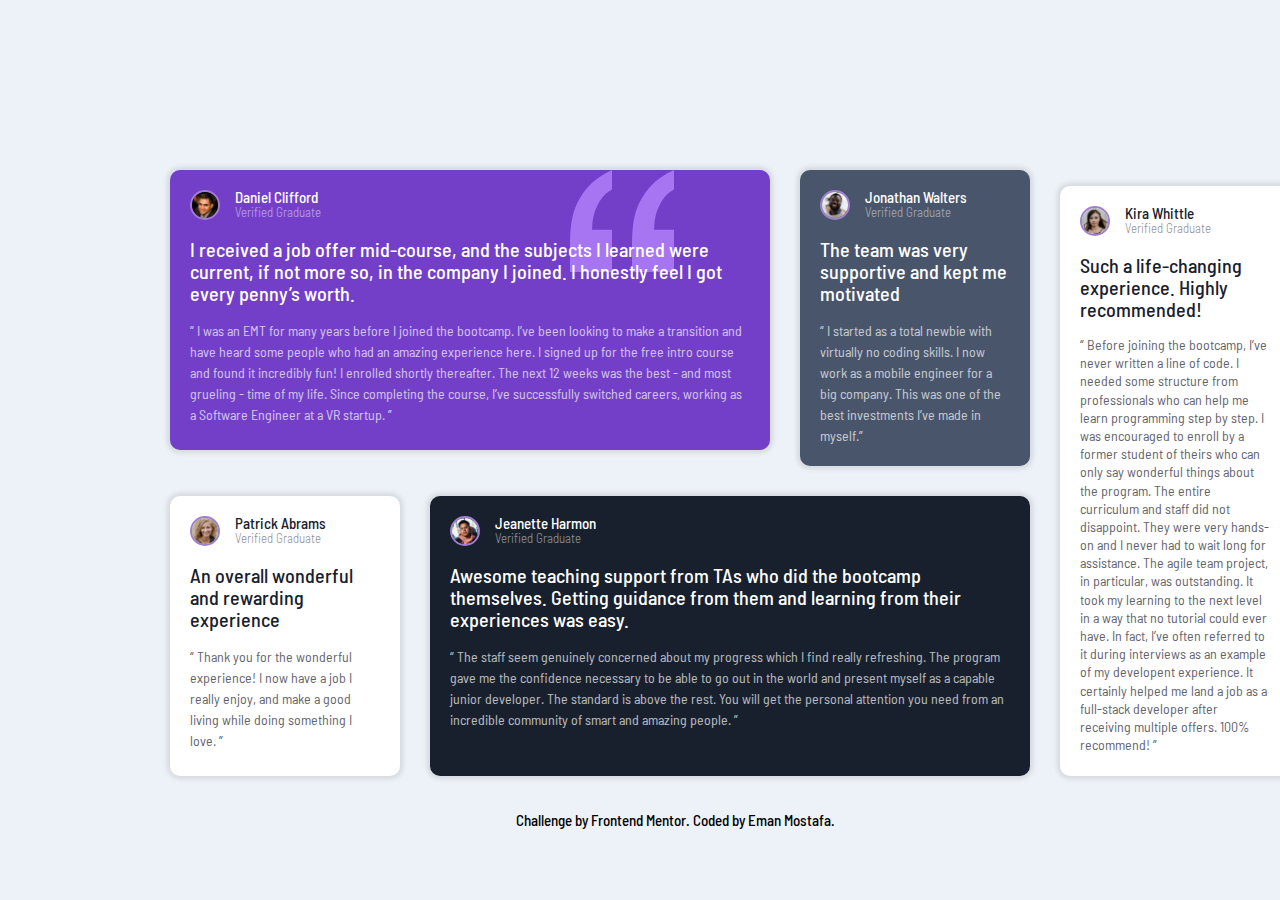
<file: index.html>
<!DOCTYPE html>
<html lang="en">
<head>
    <meta charset="UTF-8">
    <meta http-equiv="X-UA-Compatible" content="IE=edge">
    <meta name="viewport" content="width=device-width, initial-scale=1.0">
    <title>First</title>
    <link rel="stylesheet" href="./css.css">
    <link rel="stylesheet" href="./reset.css">

</head>
<body>
    
    <div class="container">
        <div class="container_content">
            <div class="denialcontainer">
                <img src="./images/image-daniel.jpg" alt="denialimg" class="denialimg">
                <p class="denialname"> Daniel Clifford </p><br>
                <p class="denialdata">Verified Graduate</p>
                <br>
                <br>
                <p class="denialwords">I received a job offer mid-course, and the subjects I learned were current, if not more so,
                    in the company I joined. I honestly feel I got every penny’s worth.</p>
                <br>
                <p class="denialwords2">  “ I was an EMT for many years before I joined the bootcamp.
                      I’ve been looking to make a transition and have heard some people who had an amazing experience here.
                       I signed up for the free intro course and found it incredibly fun! I enrolled shortly thereafter. 
                       The next 12 weeks was the best - and most grueling - time of my life. Since completing the course,
                     I’ve successfully switched careers, working as a Software Engineer at a VR startup. ” </p>
            </div>
            
            <div class="jonathancontainer">
                <img src="./images/image-jonathan.jpg" alt="jonathanimg" class="jonathanimg">
                <p class="jonathanname">Jonathan Walters </p><br>
                <p class="jonathandata">Verified Graduate</p>
                <br>
                <br>
                <p class="jonathanwords"> The team was very supportive and kept me motivated </p>
                <br>
                <p class="jonathanwords2">  “ I started as a total newbie with virtually no coding skills.
                        I now work as a mobile engineer for a big company.
                        This was one of the best investments I’ve made in myself.” </p>
            </div>


            
            <div class="jeanettecontainer">
                <img src="./images/image-jeanette.jpg" alt="jeanetteimg" class="jeanetteimg">
                <p class="jeanettename">Patrick Abrams </p><br>
                <p class="jeanettedata">Verified Graduate</p>
                <br>
                <br>

                <p class="jeanettewords"> An overall wonderful and rewarding experience</p>
                <br>
                <p class="jeanettewords2">“ Thank you for the wonderful experience! I now have a job I really enjoy, 
                    and make a good living while doing something I love. ”</p>
            </div>



            <div class="patrickcontainer">
                <img src="./images/image-patrick.jpg" alt="patrickimg" class="patrickimg">
                <p class="patrickname">Jeanette Harmon </p><br>
                <p class="patrickdata">Verified Graduate</p>
                <br>
                <br>
                <p class="patrickwords"> Awesome teaching support from TAs who did the bootcamp themselves. 
                    Getting guidance from them and learning from their experiences was easy. 
                    </p>
                    <br>
                    <p class="patrickwords2">“ The staff seem genuinely concerned about my progress which I find really refreshing.
                        The program gave me the confidence necessary to be able to go out in the world and present
                         myself as a capable junior developer. The standard is above the rest.
                        You will get the personal attention you need from an incredible community of smart and amazing people. ”</p>
            </div>



            <div class="kiracontainer">
                <img src="./images/image-kira.jpg" alt="kiraimg" class="kiraimg">
                <p class="kiraname">Kira Whittle </p> <br>
                <p class="kiradata">Verified Graduate</p>
                <br>
                <br>
                <p class="kirawords"> Such a life-changing experience. Highly recommended!  </p>
                <br>
                <p class="kirawords2">“ Before joining the bootcamp, I’ve never written a line of code.
                    I needed some structure from professionals who can help me learn programming step by step.
                     I was encouraged to enroll by a former student of theirs who can only say wonderful things about the program. 
                     The entire curriculum and staff did not disappoint. They were very hands-on and I never had to wait long for assistance. 
                     The agile team project, in particular, was outstanding. It took my learning to the next level in a way that no tutorial could ever have. 
                     In fact, I’ve often referred to it during interviews as an example of my developent experience.
                    It certainly helped me land a job as a full-stack developer after receiving multiple offers. 100% recommend! ”</p>
            </div>

        </div>
        <div class="mydata">
            <p class="data">Challenge by Frontend Mentor. Coded by Eman Mostafa.</p>
        </div>
        
    </div>
   
</body>
</html>
</file>
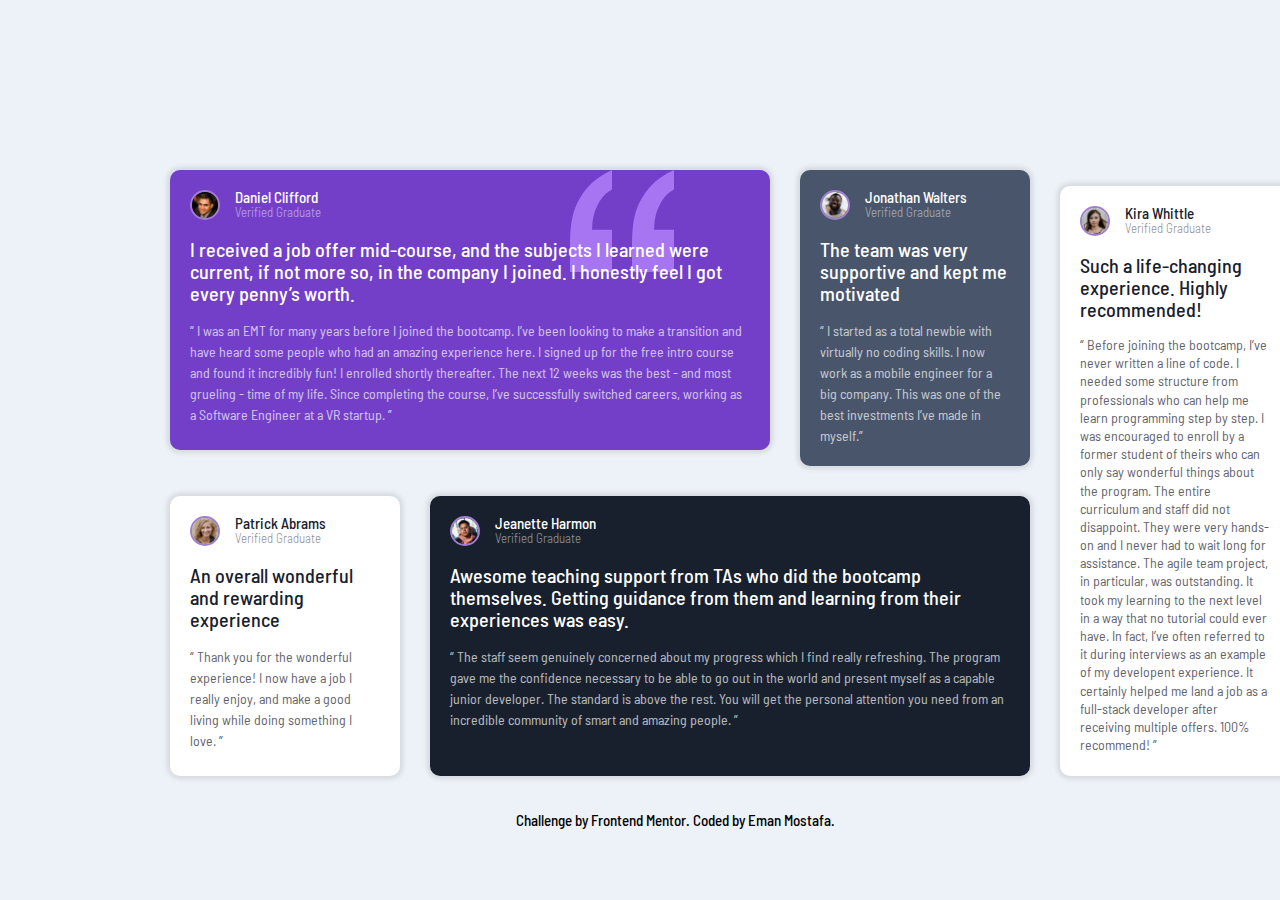
<file: html.html>
<!DOCTYPE html>
<html lang="en">
<head>
    <meta charset="UTF-8">
    <meta http-equiv="X-UA-Compatible" content="IE=edge">
    <meta name="viewport" content="width=device-width, initial-scale=1.0">
    <title>First</title>
    <link rel="stylesheet" href="./css.css">
    <link rel="stylesheet" href="./reset.css">

</head>
<body>
    
    <div class="container">
        <div class="container_content">
            <div class="denialcontainer">
                <img src="./images/image-daniel.jpg" alt="denialimg" class="denialimg">
                <p class="denialname"> Daniel Clifford </p><br>
                <p class="denialdata">Verified Graduate</p>
                <br>
                <br>
                <p class="denialwords">I received a job offer mid-course, and the subjects I learned were current, if not more so,
                    in the company I joined. I honestly feel I got every penny’s worth.</p>
                <br>
                <p class="denialwords2">  “ I was an EMT for many years before I joined the bootcamp.
                      I’ve been looking to make a transition and have heard some people who had an amazing experience here.
                       I signed up for the free intro course and found it incredibly fun! I enrolled shortly thereafter. 
                       The next 12 weeks was the best - and most grueling - time of my life. Since completing the course,
                     I’ve successfully switched careers, working as a Software Engineer at a VR startup. ” </p>
            </div>
            
            <div class="jonathancontainer">
                <img src="./images/image-jonathan.jpg" alt="jonathanimg" class="jonathanimg">
                <p class="jonathanname">Jonathan Walters </p><br>
                <p class="jonathandata">Verified Graduate</p>
                <br>
                <br>
                <p class="jonathanwords"> The team was very supportive and kept me motivated </p>
                <br>
                <p class="jonathanwords2">  “ I started as a total newbie with virtually no coding skills.
                        I now work as a mobile engineer for a big company.
                        This was one of the best investments I’ve made in myself.” </p>
            </div>


            
            <div class="jeanettecontainer">
                <img src="./images/image-jeanette.jpg" alt="jeanetteimg" class="jeanetteimg">
                <p class="jeanettename">Patrick Abrams </p><br>
                <p class="jeanettedata">Verified Graduate</p>
                <br>
                <br>

                <p class="jeanettewords"> An overall wonderful and rewarding experience</p>
                <br>
                <p class="jeanettewords2">“ Thank you for the wonderful experience! I now have a job I really enjoy, 
                    and make a good living while doing something I love. ”</p>
            </div>



            <div class="patrickcontainer">
                <img src="./images/image-patrick.jpg" alt="patrickimg" class="patrickimg">
                <p class="patrickname">Jeanette Harmon </p><br>
                <p class="patrickdata">Verified Graduate</p>
                <br>
                <br>
                <p class="patrickwords"> Awesome teaching support from TAs who did the bootcamp themselves. 
                    Getting guidance from them and learning from their experiences was easy. 
                    </p>
                    <br>
                    <p class="patrickwords2">“ The staff seem genuinely concerned about my progress which I find really refreshing.
                        The program gave me the confidence necessary to be able to go out in the world and present
                         myself as a capable junior developer. The standard is above the rest.
                        You will get the personal attention you need from an incredible community of smart and amazing people. ”</p>
            </div>



            <div class="kiracontainer">
                <img src="./images/image-kira.jpg" alt="kiraimg" class="kiraimg">
                <p class="kiraname">Kira Whittle </p> <br>
                <p class="kiradata">Verified Graduate</p>
                <br>
                <br>
                <p class="kirawords"> Such a life-changing experience. Highly recommended!  </p>
                <br>
                <p class="kirawords2">“ Before joining the bootcamp, I’ve never written a line of code.
                    I needed some structure from professionals who can help me learn programming step by step.
                     I was encouraged to enroll by a former student of theirs who can only say wonderful things about the program. 
                     The entire curriculum and staff did not disappoint. They were very hands-on and I never had to wait long for assistance. 
                     The agile team project, in particular, was outstanding. It took my learning to the next level in a way that no tutorial could ever have. 
                     In fact, I’ve often referred to it during interviews as an example of my developent experience.
                    It certainly helped me land a job as a full-stack developer after receiving multiple offers. 100% recommend! ”</p>
            </div>

        </div>
        <div class="mydata">
            <p class="data">Challenge by Frontend Mentor. Coded by Eman Mostafa.</p>
        </div>
    </div>
   
</body>
</html>
</file>
<file: css.css>
@import url('https://fonts.googleapis.com/css2?family=Barlow+Semi+Condensed:wght@400;500;700&display=swap');

* {
    box-sizing: border-box;

}


.container {
    font-family: 'Barlow Semi Condensed' , sans-serif;
    /* justify-content: center;
    align-items: center; */
    padding: 20px;
    background-color: #EDF2F8;
    min-height: 100vh;
}


.denialcontainer {
    display: table;
    background-color: #733FC8;
    margin: 150px 0px 0px 150px;
    padding: 20px;
    width: 600px;
    height: 280px;
    border-radius: 10px;
    box-shadow: 0 0 5px 3px  rgba(0,0,0,.1);
    background-image: url(./images/bg-pattern-quotation.svg);
    background-position: top right;
    background-repeat: no-repeat;
    background-position-x: 400px;
}

.denialimg {
    border-radius: 50%;
    float: left;
    margin-right: 15px;
    width: 30px;
    height: 30px;
    border-image: 2px;
    border: 2px solid #A17ED0;

}

.denialname {
    color: white;
    font-weight: 500;
    font-size: 15px;
    float:left ;
    margin: 0px;
}

.denialdata {
    color: white;
    float: left;
    opacity: 50%;
    font-weight: 300;
    font-size: 13px;
    margin: 0px;
    
    
}



.denialwords{
    float: initial;
    margin: 0px;
    padding: 0px;
    color: white;
    font-family: 'Barlow Semi Condensed' , sans-serif;
    font-size: 20px;
    font-weight: 500;
    padding-left: 0px;
    line-height: 1.1;

}


.denialwords2{
    float: initial;
    margin: 0px;
    padding: 0px;
    color: white;
    opacity: 70%;
    font-size: 14px;
    line-height: 1.5;

}

.jonathancontainer {
    display: table;
    background-color: #49556B;
    margin: -280px 0px 0px 780px;
    padding: 20px;
    width: 230px;
    height: 280px;
    border-radius: 10px;
    box-shadow: 0 0 5px 3px  rgba(0,0,0,.1);

    
}

.jonathanimg {
    border-radius: 50%;
    border-color: white;
    float: left ;
    margin-right: 15px;
    width: 30px;
    height: 30px;
    border: 2px solid #A17ED0;

}


.jonathanname {
    color: white;
    font-weight: 500;
    font-size: 15px;
    float:left ;
    margin: 0px;
}

.jonathandata {
    color: white;
    float: left;
    opacity: 50%;
    font-weight: 300;
    font-size: 13px;
    margin: 0px;
    
    
}

.jonathanwords{
    float: initial;
    margin: 0px;
    padding: 0px;
    color: white;
    font-family: 'Barlow Semi Condensed' , sans-serif;
    font-size: 20px;
    font-weight: 500;
    padding-left: 0px;
    line-height: 1.1;

}

.jonathanwords2{
    float: initial;
    margin: 0px;
    padding: 0px;
    color: white;
    opacity: 70%;
    font-size: 14px;
    line-height: 1.5;



}



.kiracontainer {
    display: table;
    background-color: white;
    margin: -590px 0px 0px 1040px;
    padding: 20px;
    width: 230px;
    height: 590px;
    border-radius: 10px;
    box-shadow: 0 0 5px 3px  rgba(0,0,0,.1);

}

.kiraimg {
    border-radius: 50%;
    border-color: #18202D;
    float: left;
    margin-right: 15px;
    width: 30px;
    height: 30px;
    border: 2px solid #A17ED0;

}

.kiraname {
    color: #18202D;
    font-weight: 500;
    font-size: 15px;
    float:left ;
    margin: 0px;
}

.kiradata {
    color: #18202D;
    float: left;
    opacity: 50%;
    font-weight: 300;
    font-size: 13px;
    margin: 0px;
    
    
}

.kirawords{
    float: initial;
    margin: 0px;
    padding: 0px;
    color: #18202D;
    font-family: 'Barlow Semi Condensed' , sans-serif;
    font-size: 20px;
    font-weight: 500;
    padding-left: 0px;
    line-height: 1.1;

}

.kirawords2{
    float: initial;
    margin: 0px;
    padding: 0px;
    color: #18202D;
    opacity: 70%;
    font-size: 14px;
    line-height: 1.3;

}



.jeanettecontainer {
    display: table;
    background-color: #FFFFFF;
    margin: 30px 0px 0px 150px;
    padding: 20px;
    width: 230px;
    height: 280px;
    border-radius: 10px;
    box-shadow: 0 0 5px 3px  rgba(0,0,0,.1);

    
}

.jeanetteimg {
    border-radius: 50%;
    border-color: white;
    float: left ;
    margin-right: 15px;
    width: 30px;
    height: 30px;
    border: 2px solid #A17ED0;

    
}


.jeanettename {
    color: #18202D;
    font-weight: 500;
    font-size: 15px;
    float:left ;
    margin: 0px;
}

.jeanettedata {
    color: #18202D;
    float: left;
    opacity: 50%;
    font-weight: 300;
    font-size: 13px;
    margin: 0px;
    
    
}

.jeanettewords{
    float: initial;
    margin: 0px;
    padding: 0px;
    color: #18202D;
    font-family: 'Barlow Semi Condensed' , sans-serif;
    font-size: 20px;
    font-weight: 500;
    padding-left: 0px;
    line-height: 1.1;

}

.jeanettewords2{
    float: initial;
    margin: 0px;
    padding: 0px;
    color: #18202D;
    opacity: 70%;
    font-size: 14px;
    line-height: 1.5;



}



.patrickcontainer {
    display: table;
    background-color: #18202D;
    margin: -280px 0px 0px 410px;
    padding: 20px;
    width: 600px;
    height: 280px;
    border-radius: 10px;
    box-shadow: 0 0 5px 3px  rgba(0,0,0,.1);
}

.patrickimg {
    border-radius: 50%;
    border-color: white;
    float: left;
    margin-right: 15px;
    width: 30px;
    height: 30px;
    border: 2px solid #A17ED0;

}

.patrickname {
    color: white;
    font-weight: 500;
    font-size: 15px;
    float:left ;
    margin: 0px;
}

.patrickdata {
    color: white;
    float: left;
    opacity: 50%;
    font-weight: 300;
    font-size: 13px;
    margin: 0px;
    
    
}

.patrickwords{
    float: initial;
    margin: 0px;
    padding: 0px;
    color: white;
    font-family: 'Barlow Semi Condensed' , sans-serif;
    font-size: 20px;
    font-weight: 500;
    padding-left: 0px;
    line-height: 1.1;

}

.patrickwords2{
    float: initial;
    margin: 0px;
    padding: 0px;
    color: white;
    opacity: 70%;
    font-size: 14px;
    line-height: 1.5;

}

.mydata {
    justify-content: center;
    align-items: center;
    margin-left: 40%;
    margin-top: 3%;
    font-size: 15px;
    font-weight: 500;
}



@media ( max-width:375px){

    .container{
        flex-direction: column-reverse;
        margin: 0px;
        padding: 10px;
        max-width: 375px;
        max-height: auto;

    }
    .container_content{
        flex-direction: column-reverse;
        margin-left : 20px;
        padding: 10px;
        max-width: 320px;
        font-size: 2px;


    }
    .denialcontainer{
        flex-direction: column-reverse;
        margin-top: 40px;
        margin-left: 10px;
        padding: 35px 20px 20px 20px;
        max-width: 250 px;
        height: 400px;
        width: auto;
        background-image: url(./images/bg-pattern-quotation.svg);
        background-position: top right;
        background-repeat: no-repeat;
        background-position-x: 160px;

    }
    .denialname{
        float: initial;
        font-size: 13px;
    }
    .denialdata{
        float: left;
        font-size: 11px;
    }
    .denialwords{
        margin-top: 10px;
        float: left;
        
    }
    .denialwords2{
        margin-top: 30px;

        float: left;
    }
    .jonathancontainer{
        flex-direction: column-reverse;
        margin-top: 40px;
        margin-left: 10px;
        padding: 35px 20px 20px 20px;
        max-width: 250 px;
        height: 245px;
        width: auto;
    }
    .jonathanname{
        float: initial;
        font-size: 13px;
    }
    .jonathandata{
        float: left;
        font-size: 11px;
    }
    .jonathanwords{
        margin-top: 100px;
        margin-top: 15px;
        float: left;
    }
    .jonathanwords2{
        float: left;
    }



    .jeanettecontainer{
        flex-direction: column-reverse;
        margin-top: 40px;
        margin-left: 10px;
        padding: 35px 20px 20px 20px;
        max-width: 250 px;
        height: 250px;
        width: auto;
    }
    .jeanettename{
        float: initial;
        font-size: 13px;
    }
    .jeanettedata{
        float: left;
        font-size: 11px;
    }
    .jeanettewords{
        margin-top: 100px;
        margin-top: 15px;
        float: left;
    }
    .jeanettewords2{
        float: left;
    }


    .patrickcontainer{
        flex-direction: column-reverse;
        margin-top: 40px;
        margin-left: 10px;
        padding: 35px 20px 20px 20px;
        max-width: 250 px;
        height: 230px;
        width: auto;
    }
    .patrickname{
        float: initial;
        font-size: 13px;
    }
    .patrickdata{
        float: left;
        font-size: 11px;
    }
    .patrickwords{
        /* margin-top: 100px; */
        margin-top: 15px;
        float: left;
    }
    .patrickwords2{
        float: left;
    }


    
    .kiracontainer{
        flex-direction: column-reverse;
        margin-top: 40px;
        margin-left: 10px;
        padding: 35px 20px 20px 20px;
        max-width: 250 px;
        height: 230px;
        width: auto;
    }
    .kiraname{
        float: initial;
        font-size: 13px;
    }
    .kiradata{
        float: left;
        font-size: 11px;
    }
    .kirawords{
        margin-top: 100px;
        margin-top: 15px;
        float: left;
    }
    .kirawords2{
        float: left;
    }


    .mydata{
        flex-direction: column-reverse;
        width: 300px;
        font-size: 13px;
        margin: auto;
        height: auto;
    }
}
</file>
